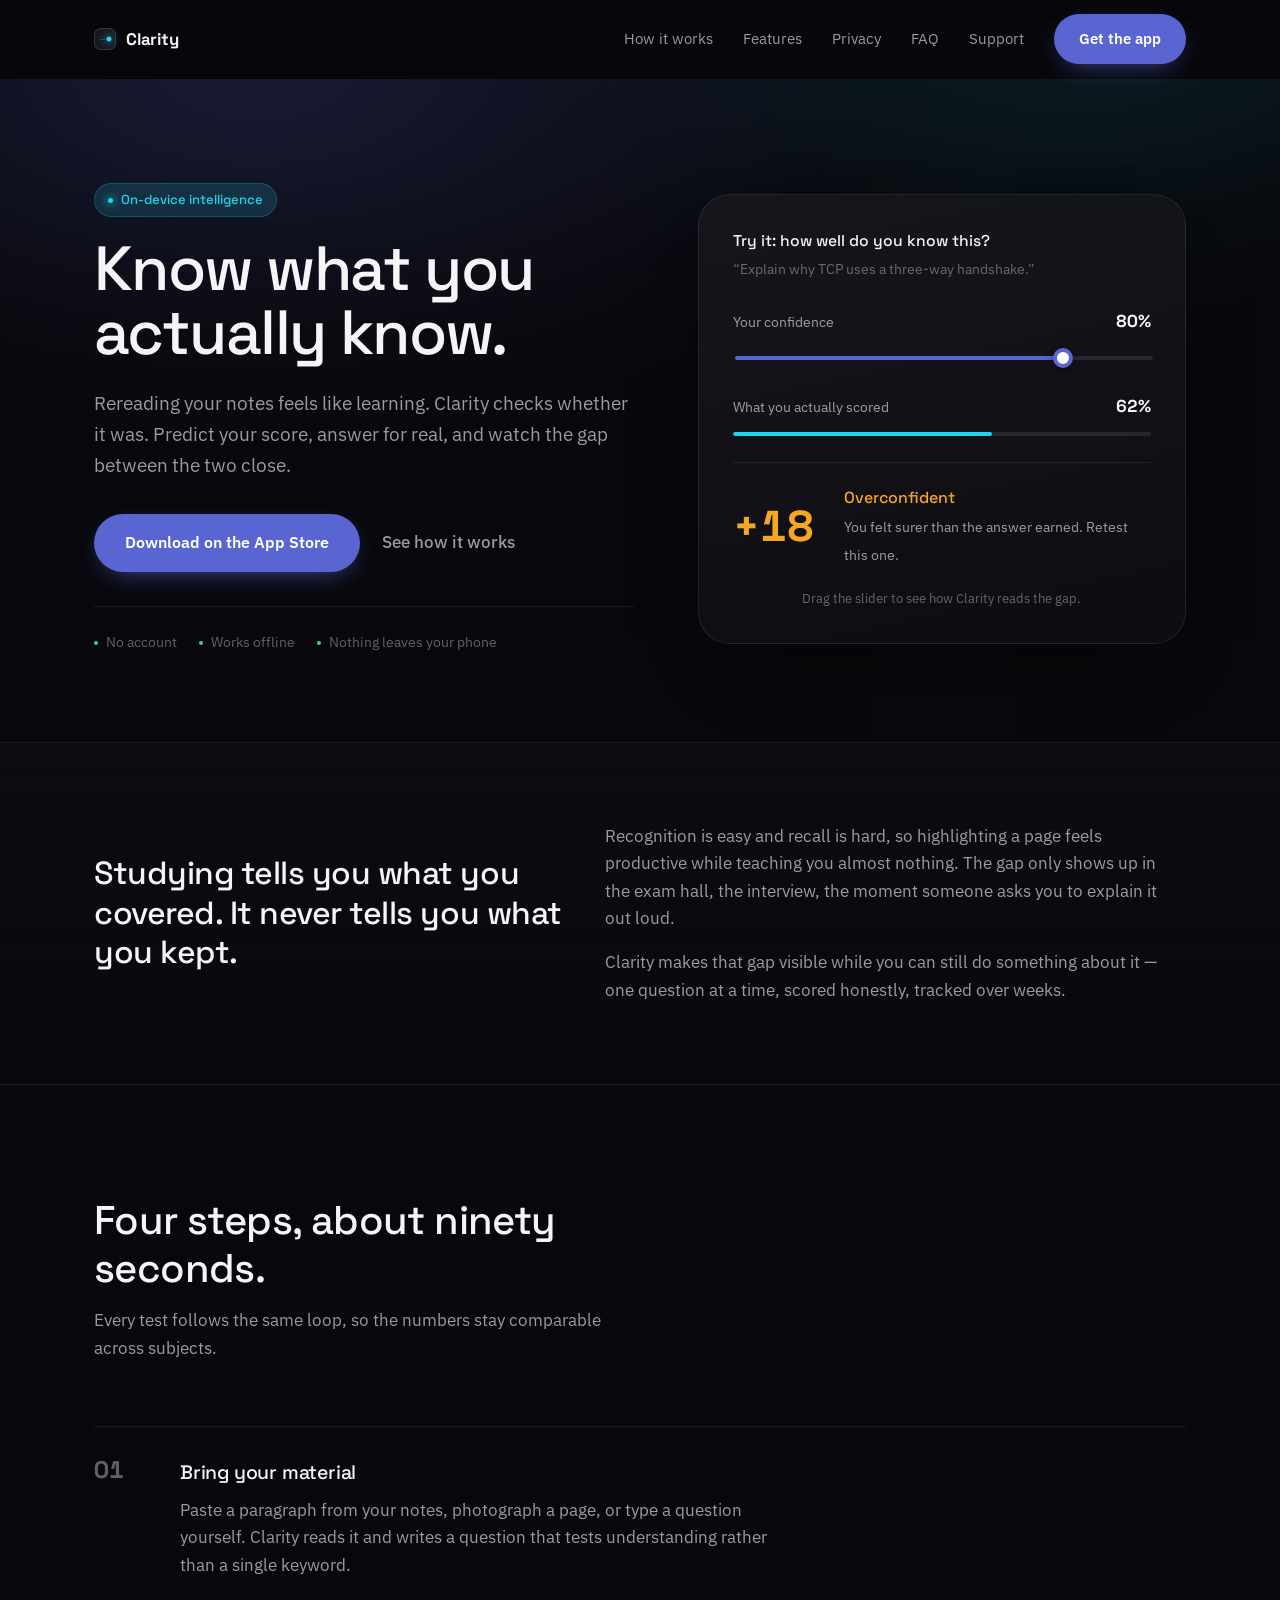
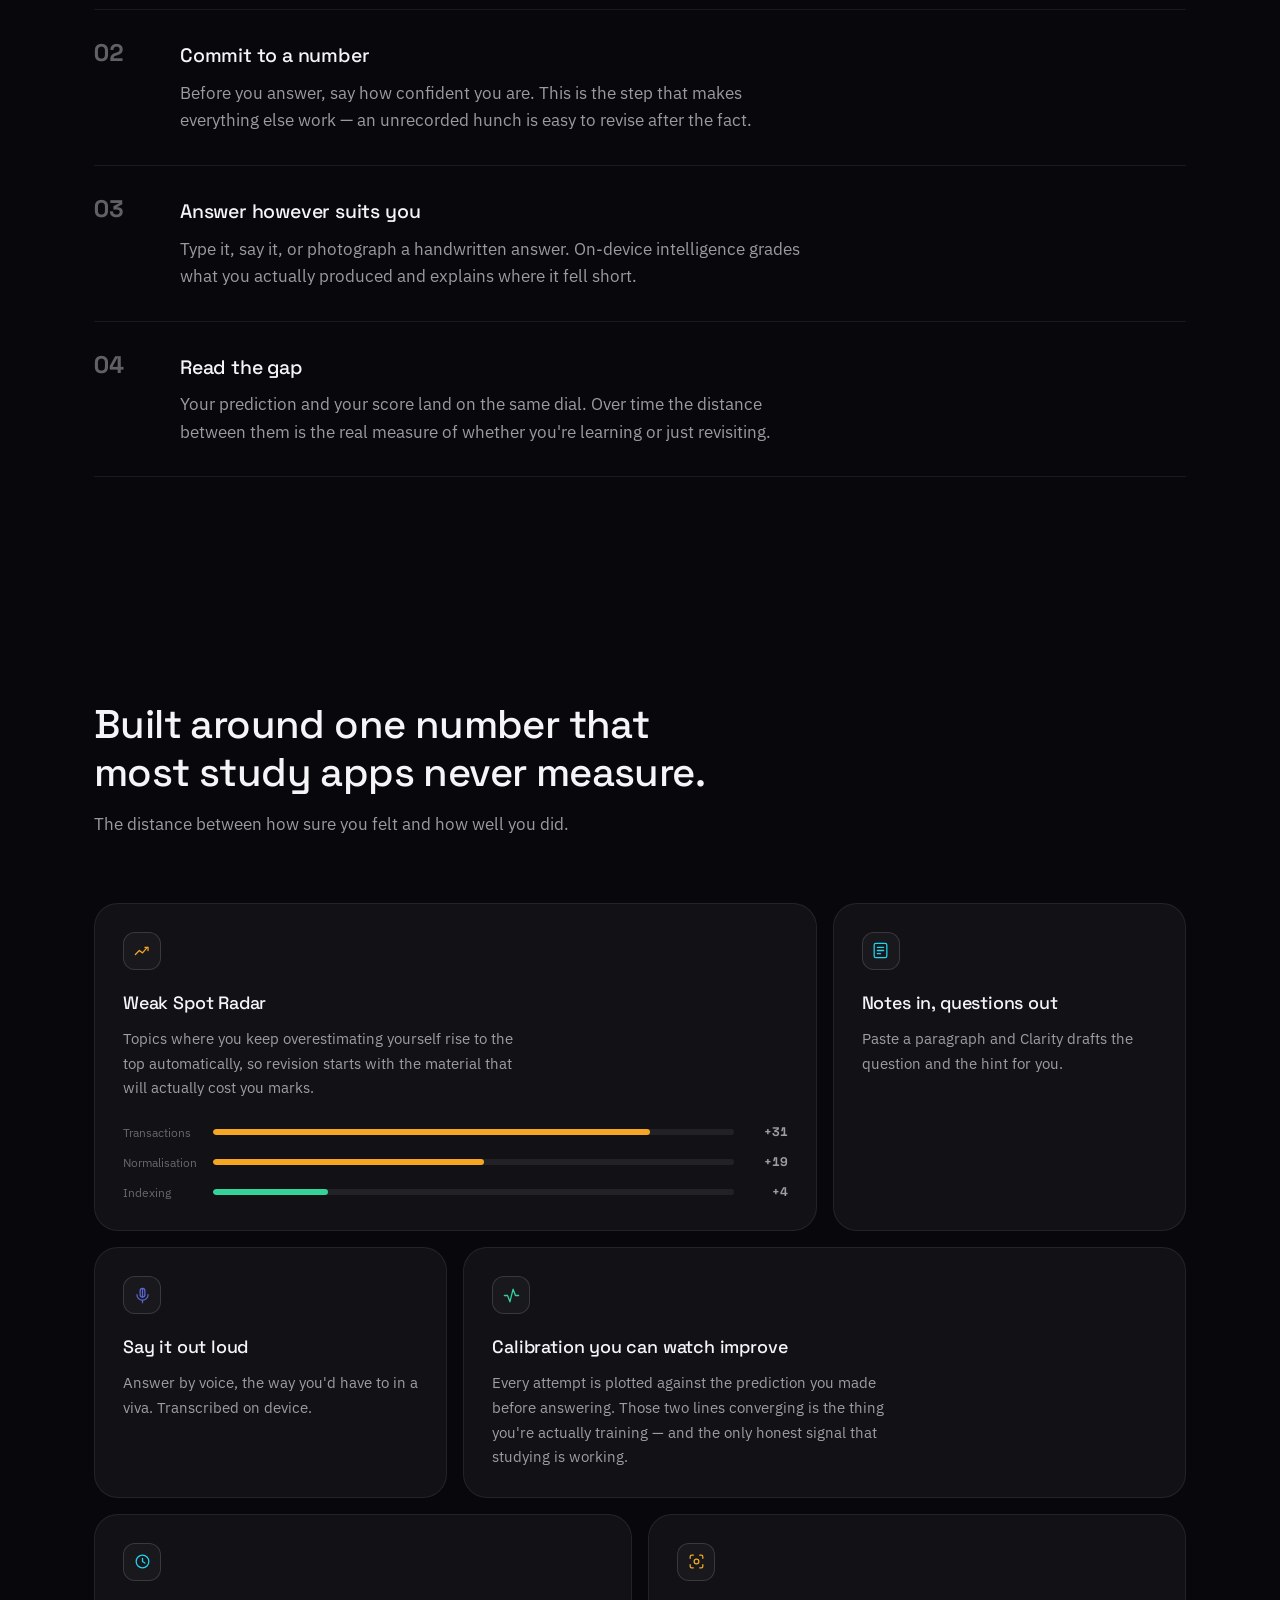
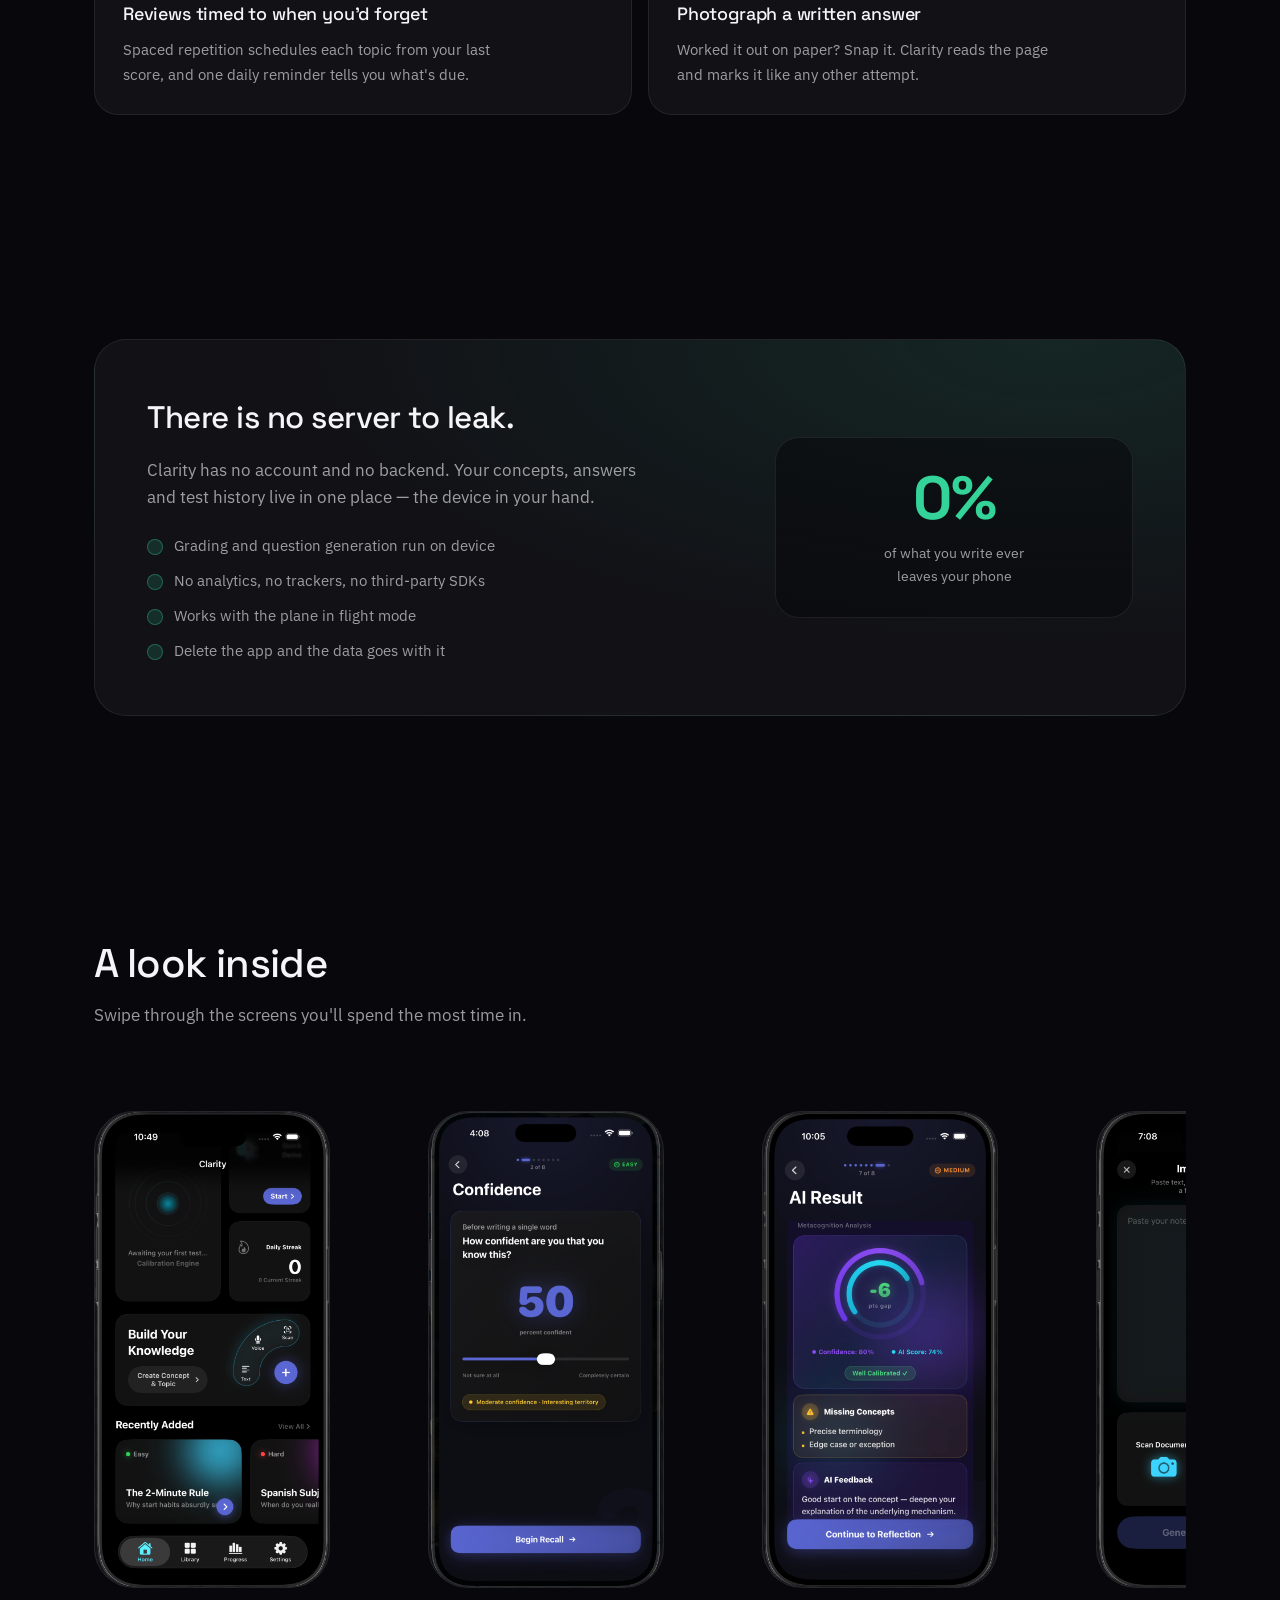
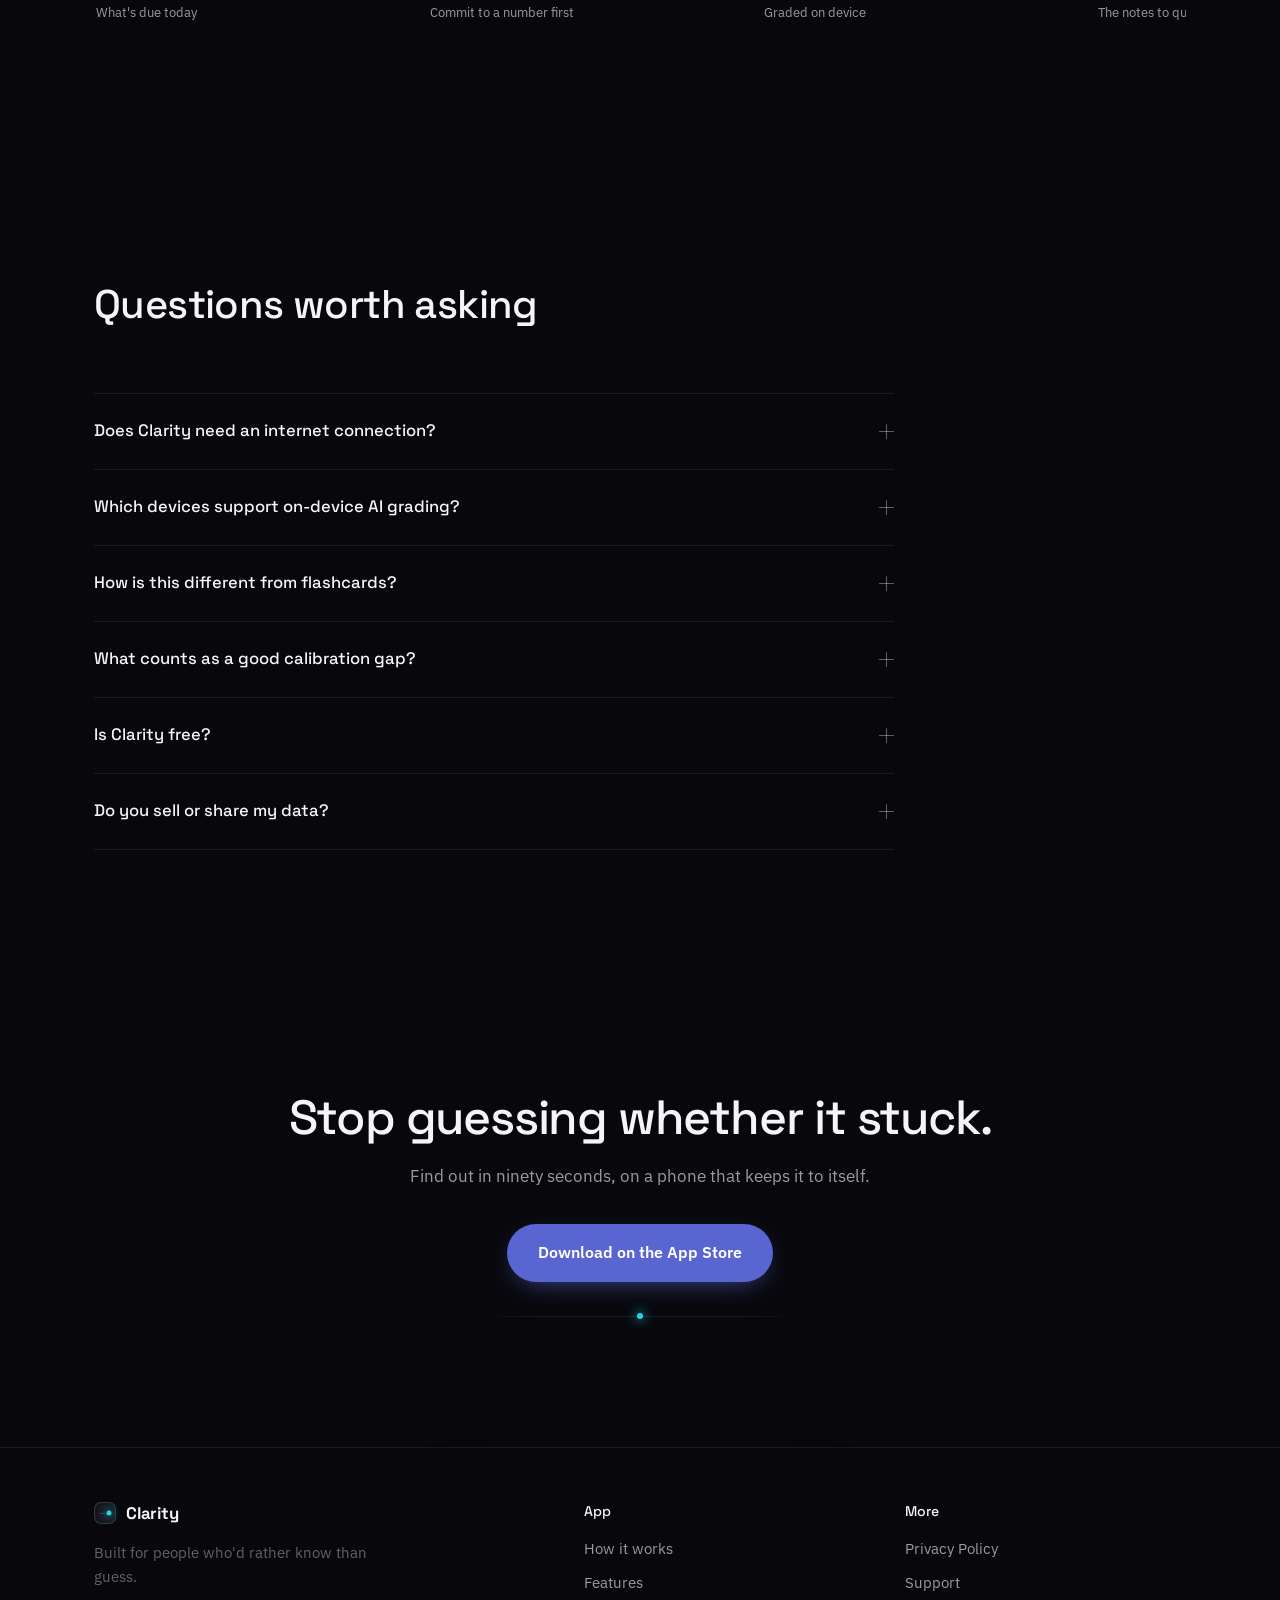
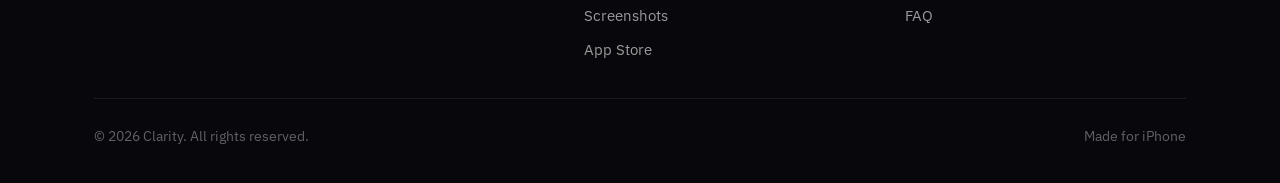
<file: index.html>
<!DOCTYPE html>
<html lang="en">
<head>
  <meta charset="UTF-8" />
  <meta name="viewport" content="width=device-width, initial-scale=1.0" />
  <title>Clarity — Know what you actually know</title>
  <meta
    name="description"
    content="Clarity turns your notes into AI-graded self-tests, on your device. See the real gap between how confident you are and what you've actually retained."
  />
  <meta name="theme-color" content="#08080c" />

  <meta property="og:title" content="Clarity — Know what you actually know" />
  <meta
    property="og:description"
    content="AI-graded self-testing with confidence calibration. Everything runs on your device."
  />
  <meta property="og:image" content="/assets/og-image.png" />
  <meta property="og:type" content="website" />
  <meta name="twitter:card" content="summary_large_image" />

  <link rel="preconnect" href="https://fonts.googleapis.com" />
  <link rel="preconnect" href="https://fonts.gstatic.com" crossorigin />
  <link
    href="https://fonts.googleapis.com/css2?family=Space+Grotesk:wght@500;700&family=IBM+Plex+Sans:wght@400;500;600&display=swap"
    rel="stylesheet"
  />
  <link rel="stylesheet" href="css/styles.css" />
</head>
<body>

  <header class="nav">
    <div class="wrap">
      <a href="index.html" class="nav-logo">
        <span class="logo-mark" aria-hidden="true"></span>
        Clarity
      </a>

      <nav class="nav-links" id="navLinks">
        <a href="#how">How it works</a>
        <a href="#features">Features</a>
        <a href="#privacy">Privacy</a>
        <a href="#faq">FAQ</a>
        <a href="support.html">Support</a>
        <a href="#" class="btn btn-primary">Get the app</a>
      </nav>

      <button class="nav-toggle" aria-label="Open menu" aria-expanded="false" aria-controls="navLinks">
        <span></span>
      </button>
    </div>
  </header>

  <main>

    <!-- ============ HERO ============ -->
    <section class="hero">
      <div class="wrap hero-grid">

        <div>
          <span class="tag">On-device intelligence</span>

          <h1>Know what you actually know.</h1>

          <p class="lede">
            Rereading your notes feels like learning. Clarity checks whether it
            was. Predict your score, answer for real, and watch the gap between
            the two close.
          </p>

          <div class="hero-ctas">
            <a href="#" class="btn btn-primary btn-lg">Download on the App Store</a>
            <a href="#how" class="link-quiet">See how it works</a>
          </div>

          <div class="hero-proof">
            <span>No account</span>
            <span>Works offline</span>
            <span>Nothing leaves your phone</span>
          </div>
        </div>

        <!-- The gauge: a working miniature of the app's core screen -->
        <div class="gauge" data-reveal>
          <p class="gauge-title">Try it: how well do you know this?</p>
          <p class="gauge-sub">“Explain why TCP uses a three-way handshake.”</p>

          <div class="gauge-row">
            <div class="gauge-label">
              <label for="confidence">Your confidence</label>
              <span class="gauge-value" id="confidenceOut">80%</span>
            </div>
            <input
              type="range"
              id="confidence"
              class="gauge-slider"
              min="0" max="100" value="80" step="1"
              aria-describedby="verdictText"
            />
          </div>

          <div class="gauge-row">
            <div class="gauge-label">
              <span>What you actually scored</span>
              <span class="gauge-value" id="scoreOut">62%</span>
            </div>
            <div class="gauge-bar"><i id="scoreBar"></i></div>
          </div>

          <div class="gauge-verdict">
            <div class="gauge-gap" id="gapOut">+18</div>
            <div class="gauge-verdict-copy">
              <strong id="zoneLabel">Overconfident</strong>
              <span id="verdictText">You felt surer than the answer earned. Retest this one.</span>
            </div>
          </div>

          <p class="gauge-hint">Drag the slider to see how Clarity reads the gap.</p>
        </div>

      </div>
    </section>

    <!-- ============ STAKES ============ -->
    <section class="stakes">
      <div class="wrap stakes-grid">
        <h2>Studying tells you what you covered. It never tells you what you kept.</h2>
        <div>
          <p>
            Recognition is easy and recall is hard, so highlighting a page feels
            productive while teaching you almost nothing. The gap only shows up
            in the exam hall, the interview, the moment someone asks you to
            explain it out loud.
          </p>
          <p>
            Clarity makes that gap visible while you can still do something
            about it — one question at a time, scored honestly, tracked over
            weeks.
          </p>
        </div>
      </div>
    </section>

    <!-- ============ HOW IT WORKS ============ -->
    <section class="section" id="how">
      <div class="wrap">
        <div class="section-head">
          <h2>Four steps, about ninety seconds.</h2>
          <p>Every test follows the same loop, so the numbers stay comparable across subjects.</p>
        </div>

        <div class="steps">
          <article class="step" data-reveal>
            <div class="step-num" aria-hidden="true"></div>
            <div>
              <h3>Bring your material</h3>
              <p>Paste a paragraph from your notes, photograph a page, or type a question yourself. Clarity reads it and writes a question that tests understanding rather than a single keyword.</p>
            </div>
          </article>

          <article class="step" data-reveal>
            <div class="step-num" aria-hidden="true"></div>
            <div>
              <h3>Commit to a number</h3>
              <p>Before you answer, say how confident you are. This is the step that makes everything else work — an unrecorded hunch is easy to revise after the fact.</p>
            </div>
          </article>

          <article class="step" data-reveal>
            <div class="step-num" aria-hidden="true"></div>
            <div>
              <h3>Answer however suits you</h3>
              <p>Type it, say it, or photograph a handwritten answer. On-device intelligence grades what you actually produced and explains where it fell short.</p>
            </div>
          </article>

          <article class="step" data-reveal>
            <div class="step-num" aria-hidden="true"></div>
            <div>
              <h3>Read the gap</h3>
              <p>Your prediction and your score land on the same dial. Over time the distance between them is the real measure of whether you're learning or just revisiting.</p>
            </div>
          </article>
        </div>
      </div>
    </section>

    <!-- ============ FEATURES (bento) ============ -->
    <section class="section" id="features">
      <div class="wrap">
        <div class="section-head">
          <h2>Built around one number that most study apps never measure.</h2>
          <p>The distance between how sure you felt and how well you did.</p>
        </div>

        <div class="bento">

          <article class="tile tile-hero" data-reveal>
            <div class="tile-icon" style="--accent: var(--warn)">
              <svg viewBox="0 0 24 24" stroke-linecap="round" stroke-linejoin="round">
                <path d="M3 17l5-5 4 3 6-7" />
                <path d="M15 8h4v4" />
              </svg>
            </div>
            <h3>Weak Spot Radar</h3>
            <p>Topics where you keep overestimating yourself rise to the top automatically, so revision starts with the material that will actually cost you marks.</p>

            <div class="tile-viz" aria-hidden="true">
              <div class="viz-row">
                <span>Transactions</span>
                <div class="viz-track"><i style="--w: 84%; --c: var(--warn)"></i></div>
                <span class="viz-num">+31</span>
              </div>
              <div class="viz-row">
                <span>Normalisation</span>
                <div class="viz-track"><i style="--w: 52%; --c: var(--warn)"></i></div>
                <span class="viz-num">+19</span>
              </div>
              <div class="viz-row">
                <span>Indexing</span>
                <div class="viz-track"><i style="--w: 22%; --c: var(--success)"></i></div>
                <span class="viz-num">+4</span>
              </div>
            </div>
          </article>

          <article class="tile tile-2" data-reveal>
            <div class="tile-icon">
              <svg viewBox="0 0 24 24" stroke-linecap="round" stroke-linejoin="round">
                <rect x="4" y="3" width="16" height="18" rx="2" />
                <path d="M8 8h8M8 12h8M8 16h4" />
              </svg>
            </div>
            <h3>Notes in, questions out</h3>
            <p>Paste a paragraph and Clarity drafts the question and the hint for you.</p>
          </article>

          <article class="tile tile-2" data-reveal>
            <div class="tile-icon" style="--accent: var(--indigo)">
              <svg viewBox="0 0 24 24" stroke-linecap="round" stroke-linejoin="round">
                <path d="M12 3v11" />
                <rect x="9" y="3" width="6" height="11" rx="3" />
                <path d="M5 11a7 7 0 0 0 14 0M12 18v3" />
              </svg>
            </div>
            <h3>Say it out loud</h3>
            <p>Answer by voice, the way you'd have to in a viva. Transcribed on device.</p>
          </article>

          <article class="tile tile-4" data-reveal>
            <div class="tile-icon" style="--accent: var(--success)">
              <svg viewBox="0 0 24 24" stroke-linecap="round" stroke-linejoin="round">
                <path d="M3 12h4l3 8 4-16 3 8h4" />
              </svg>
            </div>
            <h3>Calibration you can watch improve</h3>
            <p>Every attempt is plotted against the prediction you made before answering. Those two lines converging is the thing you're actually training — and the only honest signal that studying is working.</p>
          </article>

          <article class="tile tile-3" data-reveal>
            <div class="tile-icon" style="--accent: var(--cyan)">
              <svg viewBox="0 0 24 24" stroke-linecap="round" stroke-linejoin="round">
                <circle cx="12" cy="12" r="8" />
                <path d="M12 8v4l3 2" />
              </svg>
            </div>
            <h3>Reviews timed to when you'd forget</h3>
            <p>Spaced repetition schedules each topic from your last score, and one daily reminder tells you what's due.</p>
          </article>

          <article class="tile tile-3" data-reveal>
            <div class="tile-icon" style="--accent: var(--warn)">
              <svg viewBox="0 0 24 24" stroke-linecap="round" stroke-linejoin="round">
                <path d="M4 8V6a2 2 0 0 1 2-2h2M16 4h2a2 2 0 0 1 2 2v2M20 16v2a2 2 0 0 1-2 2h-2M8 20H6a2 2 0 0 1-2-2v-2" />
                <circle cx="12" cy="12" r="3" />
              </svg>
            </div>
            <h3>Photograph a written answer</h3>
            <p>Worked it out on paper? Snap it. Clarity reads the page and marks it like any other attempt.</p>
          </article>

        </div>
      </div>
    </section>

    <!-- ============ PRIVACY ============ -->
    <section class="section" id="privacy">
      <div class="wrap">
        <div class="callout-box" data-reveal>
          <div>
            <h2>There is no server to leak.</h2>
            <p>
              Clarity has no account and no backend. Your concepts, answers and
              test history live in one place — the device in your hand.
            </p>
            <ul class="callout-list">
              <li>Grading and question generation run on device</li>
              <li>No analytics, no trackers, no third-party SDKs</li>
              <li>Works with the plane in flight mode</li>
              <li>Delete the app and the data goes with it</li>
            </ul>
          </div>
          <div class="callout-stat">
            <b>0%</b>
            <span>of what you write ever leaves your phone</span>
          </div>
        </div>
      </div>
    </section>

    <!-- ============ SCREENSHOTS — SLOTS LEFT EMPTY ============ -->
    <!--
      TO ADD YOUR SCREENSHOTS:
      Drop the PNGs into assets/screenshots/, then inside each
      .shot-frame replace the <div class="slot-note">…</div> with:

        <img src="assets/screenshots/YOUR-FILE.png" alt="Describe the screen">

      Add or remove .shot blocks freely — the row scrolls horizontally.
    -->
    <section class="section showcase" id="screens">
      <div class="wrap">
        <div class="section-head">
          <h2>A look inside</h2>
          <p>Swipe through the screens you'll spend the most time in.</p>
        </div>

        <div class="showcase-track">

          <figure class="shot">
            <div class="shot-frame">
              <img src="assets/screenshots/home.png" alt="Clarity home screen showing topics due today">
            </div>
            <figcaption class="shot-caption">What's due today</figcaption>
          </figure>

          <figure class="shot">
            <div class="shot-frame">
              <img src="assets/screenshots/Confidence.png" alt="Commit to a number first">
            </div>
            <figcaption class="shot-caption">Commit to a number first</figcaption>
          </figure>

          <figure class="shot">
            <div class="shot-frame">
              <img src="assets/screenshots/result.png" alt="Graded on device">
            </div>
            <figcaption class="shot-caption">Graded on device</figcaption>
          </figure>

          <figure class="shot">
            <div class="shot-frame">
              <img src="assets/screenshots/notes.png" alt="The notes to quick questions">
            </div>
            <figcaption class="shot-caption">The notes to quick questions</figcaption>
          </figure>

          <figure class="shot">
            <div class="shot-frame">
              <img src="assets/screenshots/progress.png" alt="Weeks of calibration">
            </div>
            <figcaption class="shot-caption">Weeks of calibration</figcaption>
          </figure>

          <figure class="shot">
            <div class="shot-frame">
              <img src="assets/screenshots/library.png" alt="Every concept in one place">
            </div>
            <figcaption class="shot-caption">Every concept in one place</figcaption>
          </figure>

        </div>
      </div>
    </section>

    <!-- ============ FAQ ============ -->
    <section class="section" id="faq">
      <div class="wrap">
        <div class="section-head">
          <h2>Questions worth asking</h2>
        </div>

        <div class="faq-list">

          <div class="faq-item">
            <button class="faq-question" aria-expanded="false">
              Does Clarity need an internet connection?
              <span class="icon" aria-hidden="true"></span>
            </button>
            <div class="faq-answer">
              <p>No. Grading, question generation and speech transcription all run on device, so the app works fully offline.</p>
            </div>
          </div>

          <div class="faq-item">
            <button class="faq-question" aria-expanded="false">
              Which devices support on-device AI grading?
              <span class="icon" aria-hidden="true"></span>
            </button>
            <div class="faq-answer">
              <p>Grading uses Apple's on-device intelligence, which needs a recent iPhone and a supported iOS version. On other devices Clarity falls back to a simpler local grader — every other feature works the same.</p>
            </div>
          </div>

          <div class="faq-item">
            <button class="faq-question" aria-expanded="false">
              How is this different from flashcards?
              <span class="icon" aria-hidden="true"></span>
            </button>
            <div class="faq-answer">
              <p>Flashcards ask whether you got it right. Clarity also asks whether you knew you would. Grading your own recall as “easy” or “hard” after seeing the answer is exactly where the illusion of competence hides, so Clarity records your prediction before you answer and scores the answer independently.</p>
            </div>
          </div>

          <div class="faq-item">
            <button class="faq-question" aria-expanded="false">
              What counts as a good calibration gap?
              <span class="icon" aria-hidden="true"></span>
            </button>
            <div class="faq-answer">
              <p>Within ten points either way is well calibrated. Predicting far above your score means you're overconfident on that topic; far below means you know more than you're giving yourself credit for. Both are useful, and both narrow with practice.</p>
            </div>
          </div>

          <div class="faq-item">
            <button class="faq-question" aria-expanded="false">
              Is Clarity free?
              <span class="icon" aria-hidden="true"></span>
            </button>
            <div class="faq-answer">
              <p>Check the App Store listing for current pricing.</p>
            </div>
          </div>

          <div class="faq-item">
            <button class="faq-question" aria-expanded="false">
              Do you sell or share my data?
              <span class="icon" aria-hidden="true"></span>
            </button>
            <div class="faq-answer">
              <p>There's nothing to sell. Clarity has no server, so your data never reaches us in the first place. The <a href="privacy.html">Privacy Policy</a> spells out the details.</p>
            </div>
          </div>

        </div>
      </div>
    </section>

    <!-- ============ CLOSER ============ -->
    <section class="closer">
      <div class="wrap">
        <h2>Stop guessing whether it stuck.</h2>
        <p>Find out in ninety seconds, on a phone that keeps it to itself.</p>
        <a href="#" class="btn btn-primary btn-lg">Download on the App Store</a>
        <div class="calibration-line" style="--marker: 50%"></div>
      </div>
    </section>

  </main>

  <footer class="site-footer">
    <div class="wrap">
      <div class="footer-grid">
        <div class="footer-brand">
          <a href="index.html" class="nav-logo">
            <span class="logo-mark" aria-hidden="true"></span>
            Clarity
          </a>
          <p>Built for people who'd rather know than guess.</p>
        </div>

        <div class="footer-col">
          <h4>App</h4>
          <ul>
            <li><a href="#how">How it works</a></li>
            <li><a href="#features">Features</a></li>
            <li><a href="#screens">Screenshots</a></li>
            <li><a href="#">App Store</a></li>
          </ul>
        </div>

        <div class="footer-col">
          <h4>More</h4>
          <ul>
            <li><a href="privacy.html">Privacy Policy</a></li>
            <li><a href="support.html">Support</a></li>
            <li><a href="#faq">FAQ</a></li>
          </ul>
        </div>
      </div>

      <div class="footer-base">
        <span>&copy; <span id="year">2026</span> Clarity. All rights reserved.</span>
        <span>Made for iPhone</span>
      </div>
    </div>
  </footer>

  <script src="js/main.js"></script>
</body>
</html>
</file>
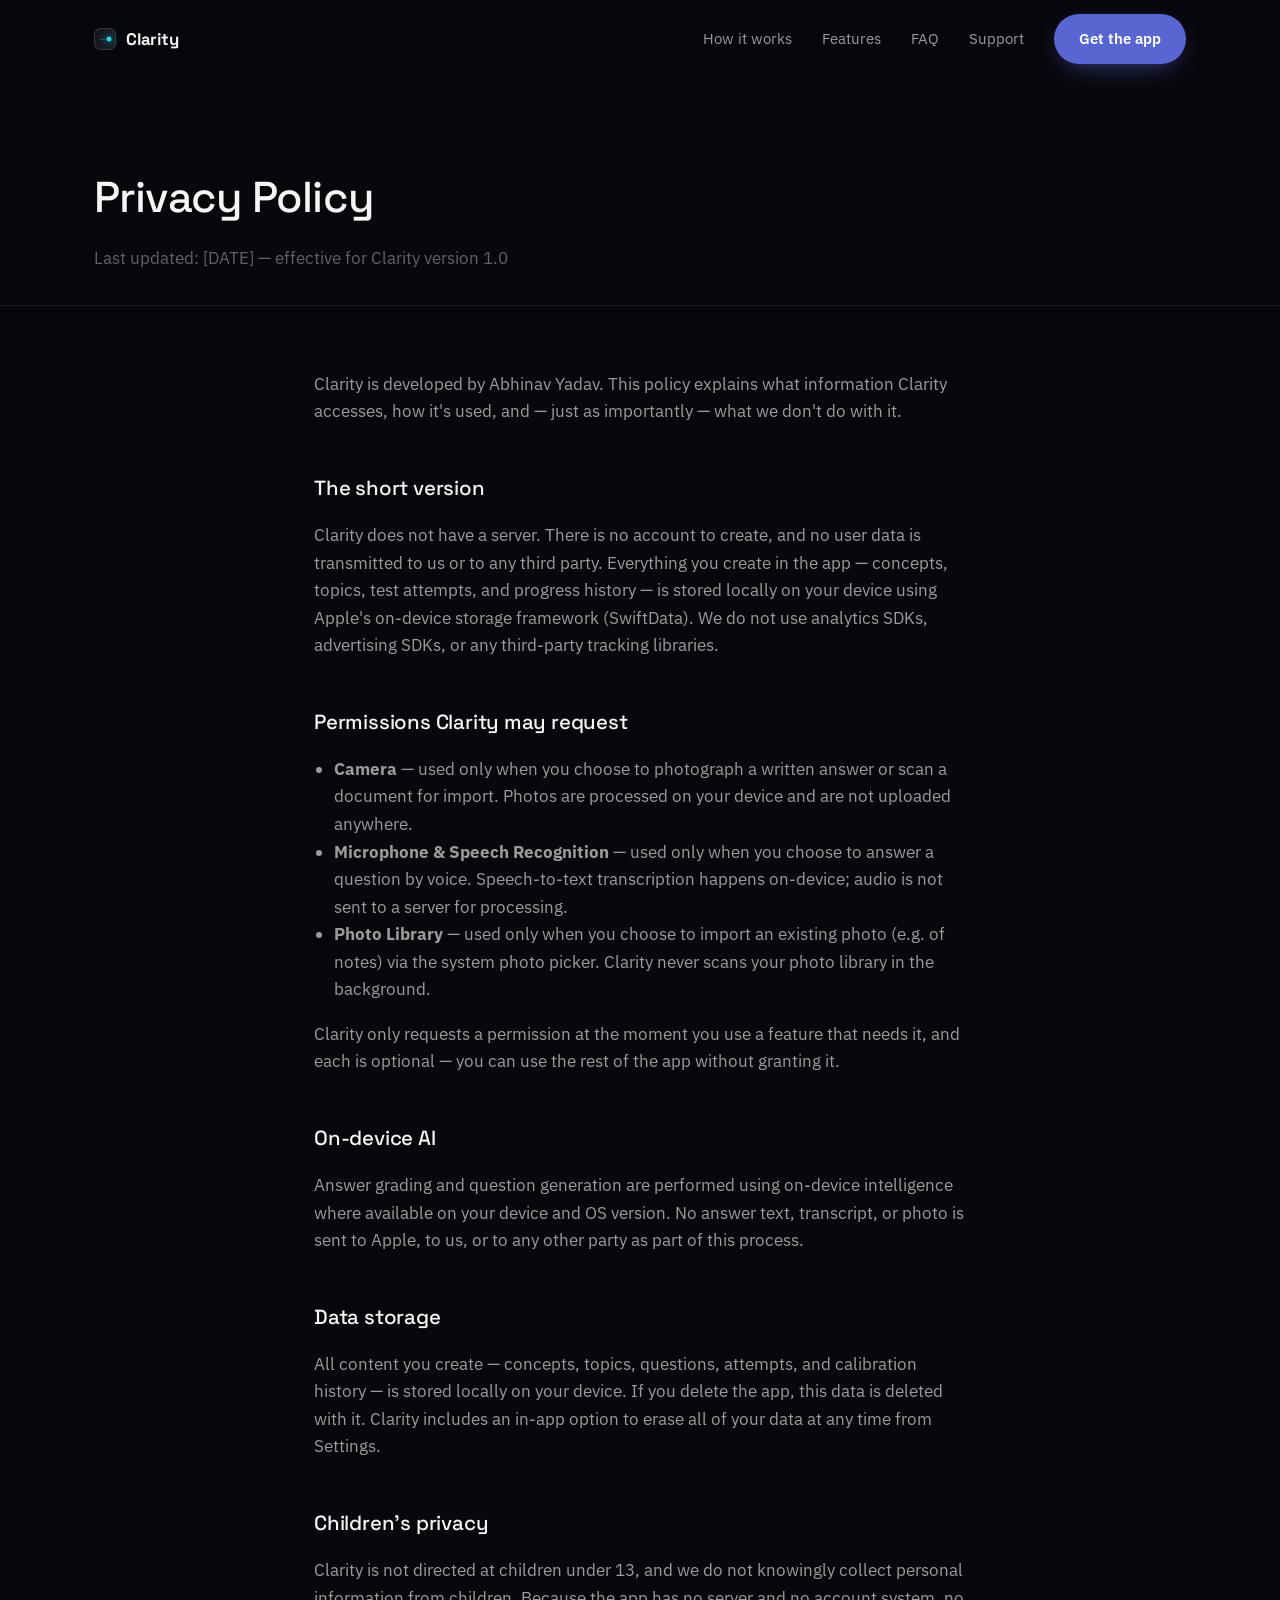
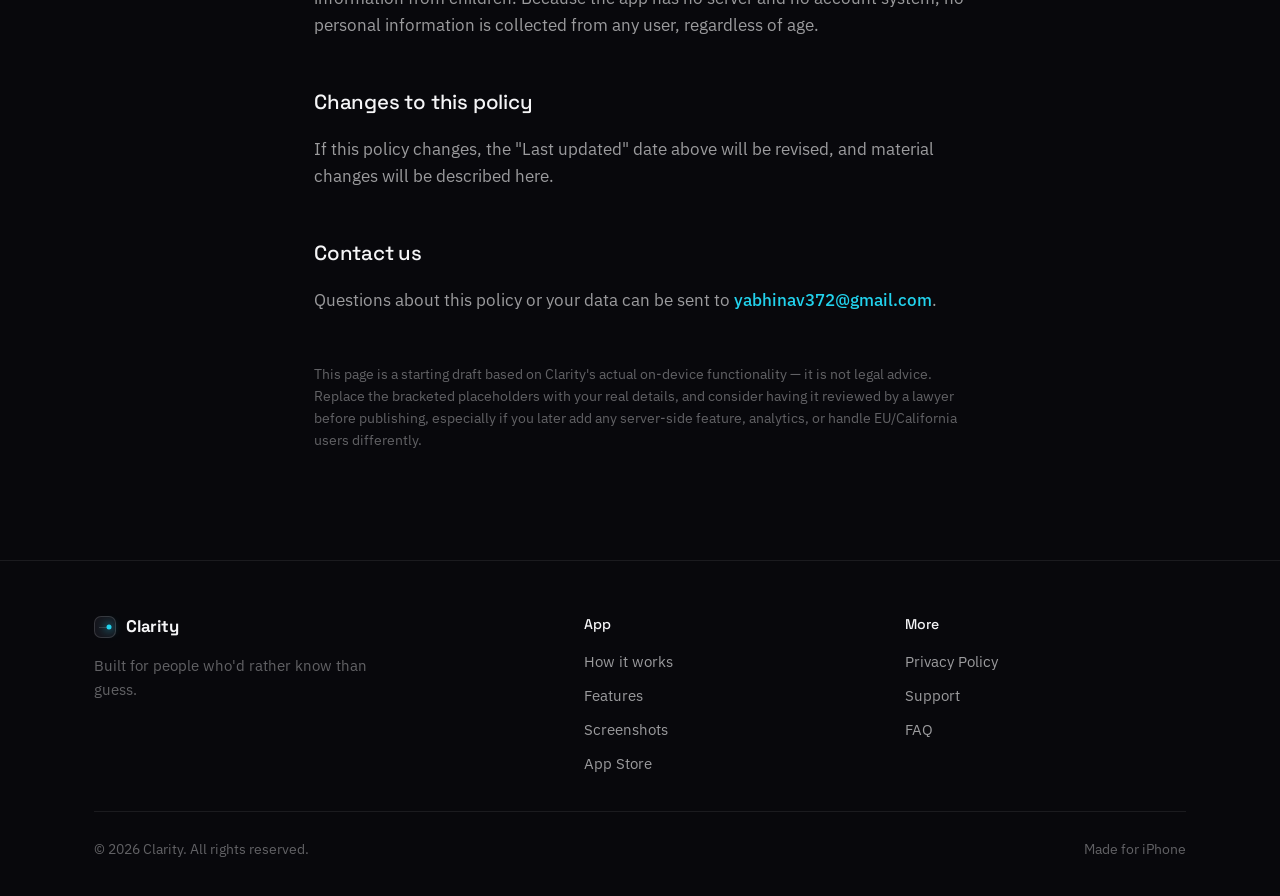
<file: privacy.html>
<!DOCTYPE html>
<html lang="en">
<head>
  <meta charset="UTF-8" />
  <meta name="viewport" content="width=device-width, initial-scale=1.0" />
  <title>Privacy Policy  Clarity</title>
  <meta name="description" content="Clarity's privacy policy: what data the app accesses, why, and where it's stored." />
  <meta name="theme-color" content="#08080c" />
  <link rel="preconnect" href="https://fonts.googleapis.com" />
  <link rel="preconnect" href="https://fonts.gstatic.com" crossorigin />
  <link
    href="https://fonts.googleapis.com/css2?family=Space+Grotesk:wght@500;700&family=IBM+Plex+Sans:wght@400;500;600&display=swap"
    rel="stylesheet"
  />
  <link rel="stylesheet" href="css/styles.css" />
</head>
<body>

  <header class="nav">
    <div class="wrap">
      <a href="index.html" class="nav-logo">
        <span class="logo-mark" aria-hidden="true"></span>
        Clarity
      </a>

      <nav class="nav-links" id="navLinks">
        <a href="index.html#how">How it works</a>
        <a href="index.html#features">Features</a>
        <a href="index.html#faq">FAQ</a>
        <a href="support.html">Support</a>
        <a href="#" class="btn btn-primary">Get the app</a>
      </nav>

      <button class="nav-toggle" aria-label="Open menu" aria-expanded="false" aria-controls="navLinks">
        <span></span>
      </button>
    </div>
  </header>

  <section class="page-header">
    <div class="wrap">
      <h1>Privacy Policy</h1>
      <p>Last updated: [DATE] — effective for Clarity version 1.0</p>
    </div>
  </section>

  <article class="page-content wrap">
    <p>
      Clarity is developed by Abhinav Yadav. This policy explains what information Clarity accesses, how
      it's used, and — just as importantly — what we don't do with it.
    </p>

    <h2>The short version</h2>
    <p>
      Clarity does not have a server. There is no account to create, and
      no user data is transmitted to us or to any third party. Everything
      you create in the app — concepts, topics, test attempts, and
      progress history — is stored locally on your device using Apple's
      on-device storage framework (SwiftData). We do not use analytics
      SDKs, advertising SDKs, or any third-party tracking libraries.
    </p>

    <h2>Permissions Clarity may request</h2>
    <ul>
      <li>
        <strong>Camera</strong> — used only when you choose to photograph
        a written answer or scan a document for import. Photos are
        processed on your device and are not uploaded anywhere.
      </li>
      <li>
        <strong>Microphone &amp; Speech Recognition</strong> — used only
        when you choose to answer a question by voice. Speech-to-text
        transcription happens on-device; audio is not sent to a server
        for processing.
      </li>
      <li>
        <strong>Photo Library</strong> — used only when you choose to
        import an existing photo (e.g. of notes) via the system photo
        picker. Clarity never scans your photo library in the background.
      </li>
    </ul>
    <p>
      Clarity only requests a permission at the moment you use a feature
      that needs it, and each is optional — you can use the rest of the
      app without granting it.
    </p>

    <h2>On-device AI</h2>
    <p>
      Answer grading and question generation are performed using
      on-device intelligence where available on your device and OS
      version. No answer text, transcript, or photo is sent to Apple,
      to us, or to any other party as part of this process.
    </p>

    <h2>Data storage</h2>
    <p>
      All content you create — concepts, topics, questions, attempts, and
      calibration history — is stored locally on your device. If you
      delete the app, this data is deleted with it. Clarity includes an
      in-app option to erase all of your data at any time from Settings.
    </p>

    <h2>Children's privacy</h2>
    <p>
      Clarity is not directed at children under 13, and we do not
      knowingly collect personal information from children. Because the
      app has no server and no account system, no personal information is
      collected from any user, regardless of age.
    </p>

    <h2>Changes to this policy</h2>
    <p>
      If this policy changes, the "Last updated" date above will be
      revised, and material changes will be described here.
    </p>

    <h2>Contact us</h2>
    <p>
      Questions about this policy or your data can be sent to
      <a href="mailto:yabhinav372@gmail.com" class="link-quiet">yabhinav372@gmail.com</a>.
    </p>

    <p style="margin-top: 48px; font-size: 0.85rem; color: var(--ink-faint);">
      This page is a starting draft based on Clarity's actual on-device
      functionality — it is not legal advice. Replace the bracketed
      placeholders with your real details, and consider having it
      reviewed by a lawyer before publishing, especially if you later add
      any server-side feature, analytics, or handle EU/California users
      differently.
    </p>
  </article>

  <footer class="site-footer">
    <div class="wrap">
      <div class="footer-grid">
        <div class="footer-brand">
          <a href="index.html" class="nav-logo">
            <span class="logo-mark" aria-hidden="true"></span>
            Clarity
          </a>
          <p>Built for people who'd rather know than guess.</p>
        </div>

        <div class="footer-col">
          <h4>App</h4>
          <ul>
            <li><a href="index.html#how">How it works</a></li>
            <li><a href="index.html#features">Features</a></li>
            <li><a href="index.html#screens">Screenshots</a></li>
            <li><a href="#">App Store</a></li>
          </ul>
        </div>

        <div class="footer-col">
          <h4>More</h4>
          <ul>
            <li><a href="privacy.html">Privacy Policy</a></li>
            <li><a href="support.html">Support</a></li>
            <li><a href="index.html#faq">FAQ</a></li>
          </ul>
        </div>
      </div>

      <div class="footer-base">
        <span>&copy; <span id="year">2026</span> Clarity. All rights reserved.</span>
        <span>Made for iPhone</span>
      </div>
    </div>
  </footer>

  <script src="js/main.js"></script>
</body>
</html>
</file>
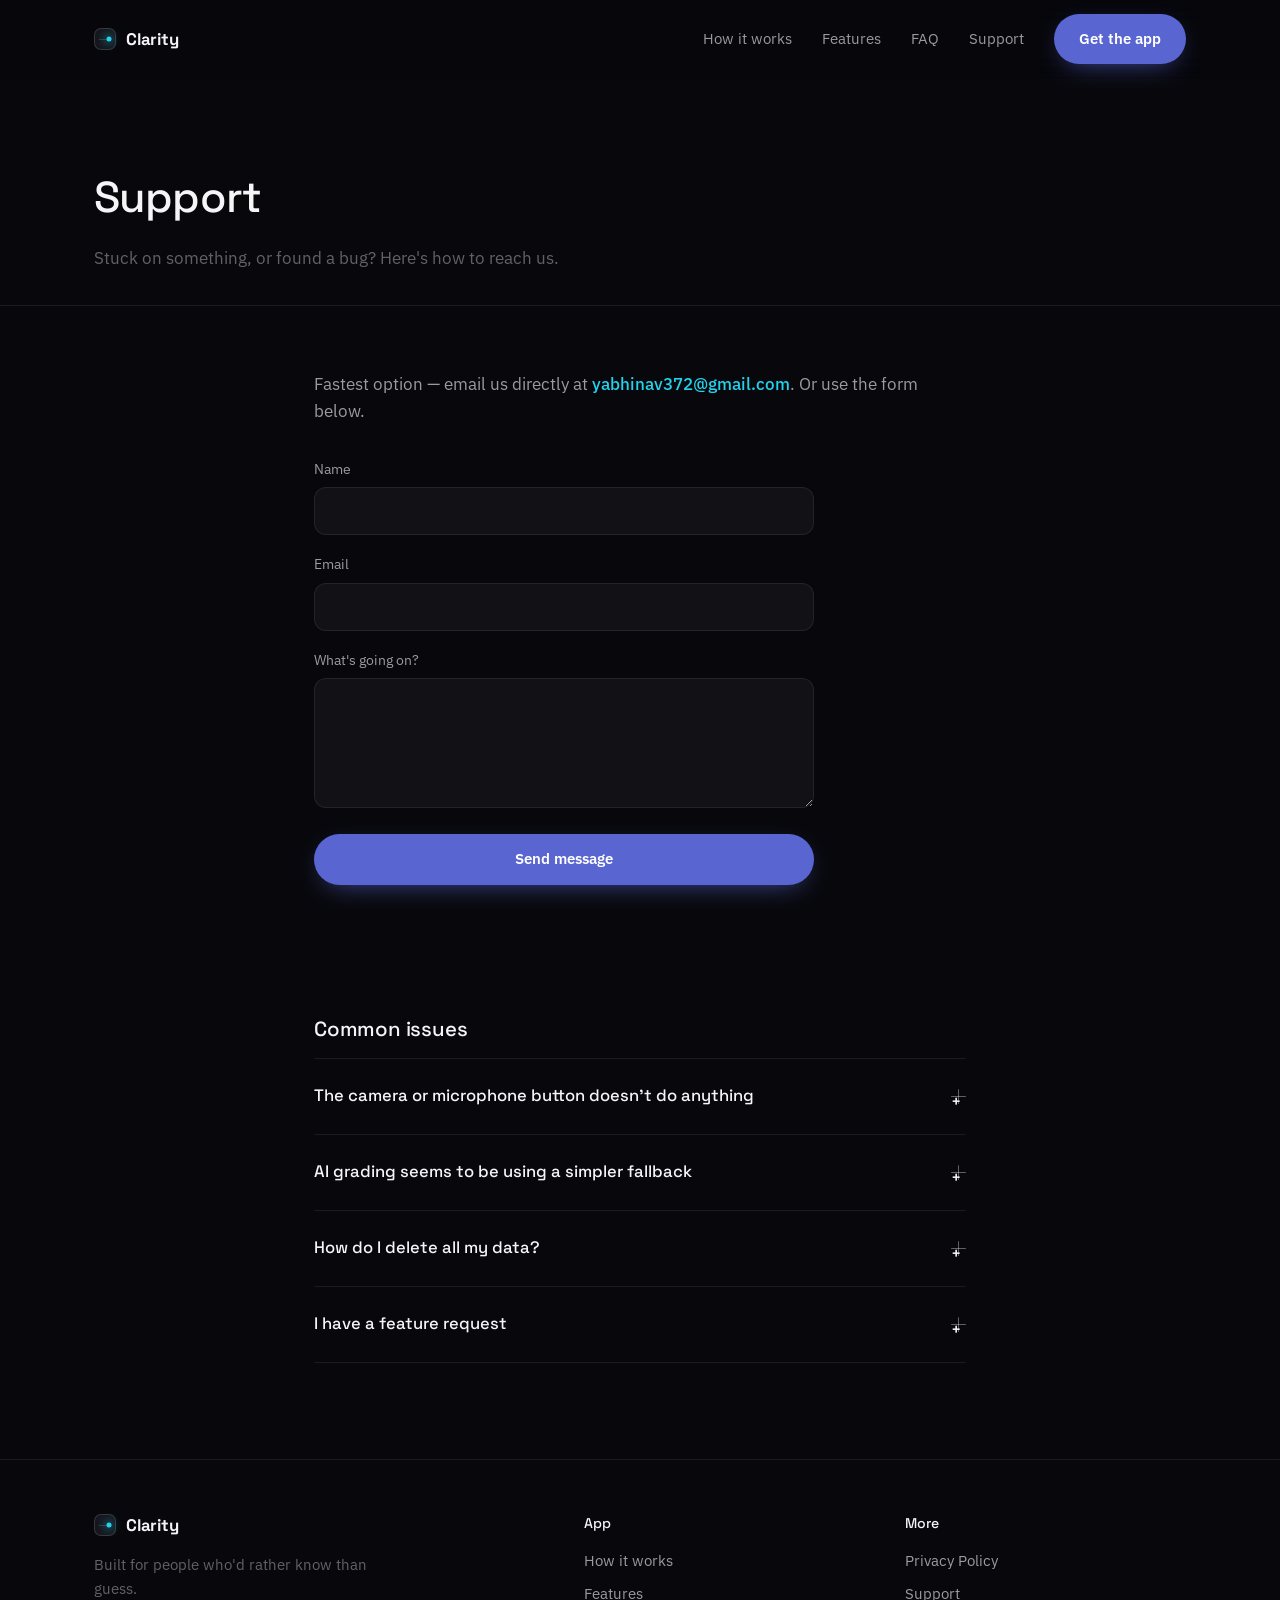
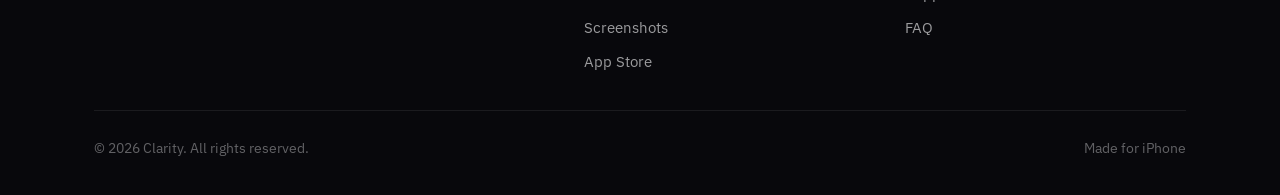
<file: support.html>
<!DOCTYPE html>
<html lang="en">
<head>
  <meta charset="UTF-8" />
  <meta name="viewport" content="width=device-width, initial-scale=1.0" />
  <title>Support — Clarity</title>
  <meta name="description" content="Get help with Clarity, or contact the developer directly." />
  <meta name="theme-color" content="#08080c" />
  <link rel="preconnect" href="https://fonts.googleapis.com" />
  <link rel="preconnect" href="https://fonts.gstatic.com" crossorigin />
  <link
    href="https://fonts.googleapis.com/css2?family=Space+Grotesk:wght@500;700&family=IBM+Plex+Sans:wght@400;500;600&display=swap"
    rel="stylesheet"
  />
  <link rel="stylesheet" href="css/styles.css" />
</head>
<body>

  <header class="nav">
    <div class="wrap">
      <a href="index.html" class="nav-logo">
        <span class="logo-mark" aria-hidden="true"></span>
        Clarity
      </a>

      <nav class="nav-links" id="navLinks">
        <a href="index.html#how">How it works</a>
        <a href="index.html#features">Features</a>
        <a href="index.html#faq">FAQ</a>
        <a href="support.html">Support</a>
        <a href="#" class="btn btn-primary">Get the app</a>
      </nav>

      <button class="nav-toggle" aria-label="Open menu" aria-expanded="false" aria-controls="navLinks">
        <span></span>
      </button>
    </div>
  </header>

  <section class="page-header">
    <div class="wrap">
      <h1>Support</h1>
      <p>Stuck on something, or found a bug? Here's how to reach us.</p>
    </div>
  </section>

  <article class="page-content wrap">
    <p>
      Fastest option — email us directly at
      <a href="mailto:yabhinav372@gmail.com" class="link-quiet">yabhinav372@gmail.com</a>.
      Or use the form below.
    </p>

    <form id="contact-form" class="contact-form">
      <div>
        <label for="name">Name</label>
        <input type="text" id="name" name="name" required />
      </div>
      <div>
        <label for="email">Email</label>
        <input type="email" id="email" name="email" required />
      </div>
      <div>
        <label for="message">What's going on?</label>
        <textarea id="message" name="message" required></textarea>
      </div>
      <button type="submit" class="btn btn-primary">Send message</button>
      <p id="form-status" class="form-status" role="status"></p>
    </form>

    <div class="support-faq">
      <h2>Common issues</h2>

      <div class="faq-item">
        <button class="faq-question" aria-expanded="false">
          The camera or microphone button doesn't do anything
          <span class="icon">+</span>
        </button>
        <div class="faq-answer">
          <p>Check that Clarity has permission under iOS Settings → Privacy & Security → Camera / Microphone. If you denied a permission previously, you'll need to enable it there — the app can't re-prompt automatically.</p>
        </div>
      </div>

      <div class="faq-item">
        <button class="faq-question" aria-expanded="false">
          AI grading seems to be using a simpler fallback
          <span class="icon">+</span>
        </button>
        <div class="faq-answer">
          <p>On-device AI grading requires a supported device and OS version. If yours doesn't support it, Clarity automatically switches to a fallback grading method so the app still works — this is expected behavior, not a bug.</p>
        </div>
      </div>

      <div class="faq-item">
        <button class="faq-question" aria-expanded="false">
          How do I delete all my data?
          <span class="icon">+</span>
        </button>
        <div class="faq-answer">
          <p>Go to Settings inside the app and choose the option to erase all data. This permanently removes every concept, topic, and test attempt stored on your device.</p>
        </div>
      </div>

      <div class="faq-item">
        <button class="faq-question" aria-expanded="false">
          I have a feature request
          <span class="icon">+</span>
        </button>
        <div class="faq-answer">
          <p>We'd love to hear it — send it through the form above or by email.</p>
        </div>
      </div>
    </div>
  </article>

  <footer class="site-footer">
    <div class="wrap">
      <div class="footer-grid">
        <div class="footer-brand">
          <a href="index.html" class="nav-logo">
            <span class="logo-mark" aria-hidden="true"></span>
            Clarity
          </a>
          <p>Built for people who'd rather know than guess.</p>
        </div>

        <div class="footer-col">
          <h4>App</h4>
          <ul>
            <li><a href="index.html#how">How it works</a></li>
            <li><a href="index.html#features">Features</a></li>
            <li><a href="index.html#screens">Screenshots</a></li>
            <li><a href="#">App Store</a></li>
          </ul>
        </div>

        <div class="footer-col">
          <h4>More</h4>
          <ul>
            <li><a href="privacy.html">Privacy Policy</a></li>
            <li><a href="support.html">Support</a></li>
            <li><a href="index.html#faq">FAQ</a></li>
          </ul>
        </div>
      </div>

      <div class="footer-base">
        <span>&copy; <span id="year">2026</span> Clarity. All rights reserved.</span>
        <span>Made for iPhone</span>
      </div>
    </div>
  </footer>

  <script src="js/main.js"></script>
</body>
</html>
</file>
<file: css/styles.css>
/* =========================================================
   Clarity — stylesheet
   Palette and typefaces carried over unchanged from v1.
   ========================================================= */

:root {
  /* Surfaces */
  --bg: #08080c;
  --surface: #111116;
  --surface-2: #16161d;
  --line: rgba(255, 255, 255, 0.08);
  --line-strong: rgba(255, 255, 255, 0.14);

  /* Brand */
  --cyan: #22d3ee;
  --cyan-soft: rgba(34, 211, 238, 0.15);
  --indigo: #5966d1;
  --indigo-soft: rgba(89, 102, 209, 0.18);
  --warn: #f5a623;
  --warn-soft: rgba(245, 166, 35, 0.16);
  --success: #34d399;
  --success-soft: rgba(52, 211, 153, 0.15);

  /* Ink */
  --ink: #f5f5f7;
  --ink-muted: rgba(245, 245, 247, 0.62);
  --ink-faint: rgba(245, 245, 247, 0.38);

  /* Type */
  --font-display: "Space Grotesk", "Segoe UI", sans-serif;
  --font-body: "IBM Plex Sans", "Segoe UI", sans-serif;

  /* Metrics */
  --max-width: 1140px;
  --r-sm: 12px;
  --r-md: 18px;
  --r-lg: 24px;
  --r-xl: 32px;
  --pill: 999px;
}

/* ---------- Reset ---------- */
*,
*::before,
*::after {
  box-sizing: border-box;
}

html {
  scroll-behavior: smooth;
  -webkit-text-size-adjust: 100%;
}

body {
  margin: 0;
  background: var(--bg);
  color: var(--ink);
  font-family: var(--font-body);
  font-size: 17px;
  line-height: 1.62;
  -webkit-font-smoothing: antialiased;
  overflow-x: hidden;
}

img {
  max-width: 100%;
  display: block;
}

a {
  color: inherit;
}

button {
  font: inherit;
}

:focus-visible {
  outline: 2px solid var(--cyan);
  outline-offset: 3px;
  border-radius: 4px;
}

::selection {
  background: rgba(34, 211, 238, 0.28);
}

.wrap {
  max-width: var(--max-width);
  margin-inline: auto;
  padding-inline: 24px;
}

.sr-only {
  position: absolute;
  width: 1px;
  height: 1px;
  padding: 0;
  margin: -1px;
  overflow: hidden;
  clip: rect(0 0 0 0);
  white-space: nowrap;
  border: 0;
}

/* =========================================================
   Navigation
   ========================================================= */
.nav {
  position: sticky;
  top: 0;
  z-index: 60;
  background: rgba(8, 8, 12, 0.72);
  backdrop-filter: saturate(160%) blur(14px);
  -webkit-backdrop-filter: saturate(160%) blur(14px);
  border-bottom: 1px solid transparent;
  transition: border-color 0.25s ease, background 0.25s ease;
}

.nav.is-stuck {
  border-bottom-color: var(--line);
  background: rgba(8, 8, 12, 0.9);
}

.nav .wrap {
  display: flex;
  align-items: center;
  justify-content: space-between;
  gap: 16px;
  padding-block: 14px;
}

.nav-logo {
  display: inline-flex;
  align-items: center;
  gap: 10px;
  font-family: var(--font-display);
  font-weight: 700;
  font-size: 1.05rem;
  letter-spacing: -0.01em;
  text-decoration: none;
}

/* Mark: a hairline with an off-centre dot — the product's own gauge */
.logo-mark {
  position: relative;
  width: 22px;
  height: 22px;
  border-radius: 7px;
  background: var(--surface-2);
  border: 1px solid var(--line-strong);
  flex: 0 0 auto;
}

.logo-mark::before {
  content: "";
  position: absolute;
  left: 4px;
  right: 4px;
  top: 50%;
  height: 1px;
  background: var(--line-strong);
}

.logo-mark::after {
  content: "";
  position: absolute;
  top: 50%;
  left: 14px;
  width: 5px;
  height: 5px;
  border-radius: var(--pill);
  background: var(--cyan);
  box-shadow: 0 0 10px 1px rgba(34, 211, 238, 0.7);
  transform: translate(-50%, -50%);
}

.nav-links {
  display: flex;
  align-items: center;
  gap: 30px;
  font-size: 0.93rem;
  color: var(--ink-muted);
}

.nav-links a {
  text-decoration: none;
  transition: color 0.18s ease;
}

.nav-links a:hover {
  color: var(--ink);
}

.nav-toggle {
  display: none;
  background: none;
  border: 1px solid var(--line);
  border-radius: 10px;
  color: var(--ink);
  width: 40px;
  height: 40px;
  cursor: pointer;
  align-items: center;
  justify-content: center;
}

.nav-toggle span {
  display: block;
  width: 17px;
  height: 1.5px;
  background: var(--ink);
  position: relative;
  transition: background 0.2s ease;
}

.nav-toggle span::before,
.nav-toggle span::after {
  content: "";
  position: absolute;
  left: 0;
  width: 17px;
  height: 1.5px;
  background: var(--ink);
  transition: transform 0.24s ease;
}

.nav-toggle span::before {
  top: -6px;
}
.nav-toggle span::after {
  top: 6px;
}

.nav-toggle[aria-expanded="true"] span {
  background: transparent;
}
.nav-toggle[aria-expanded="true"] span::before {
  transform: translateY(6px) rotate(45deg);
}
.nav-toggle[aria-expanded="true"] span::after {
  transform: translateY(-6px) rotate(-45deg);
}

@media (max-width: 800px) {
  .nav-links {
    display: none;
  }
  .nav-toggle {
    display: inline-flex;
  }
  .nav-links.open {
    display: flex;
    position: absolute;
    top: 100%;
    left: 0;
    right: 0;
    background: rgba(8, 8, 12, 0.97);
    backdrop-filter: blur(14px);
    border-bottom: 1px solid var(--line);
    flex-direction: column;
    align-items: stretch;
    gap: 4px;
    padding: 12px 24px 24px;
  }
  .nav-links.open a {
    padding-block: 12px;
    border-bottom: 1px solid var(--line);
  }
  .nav-links.open a.btn {
    margin-top: 14px;
    border-bottom: none;
    text-align: center;
  }
}

/* =========================================================
   Buttons
   ========================================================= */
.btn {
  display: inline-flex;
  align-items: center;
  justify-content: center;
  gap: 9px;
  border-radius: var(--pill);
  padding: 12px 24px;
  font-weight: 600;
  font-size: 0.94rem;
  text-decoration: none;
  border: 1px solid transparent;
  cursor: pointer;
  font-family: var(--font-body);
  transition: transform 0.18s ease, background 0.18s ease,
    border-color 0.18s ease, box-shadow 0.18s ease;
}

.btn:active {
  transform: translateY(1px);
}

.btn-primary {
  background: var(--indigo);
  color: #fff;
  box-shadow: 0 8px 28px -12px rgba(89, 102, 209, 0.9);
}

.btn-primary:hover {
  background: #6572de;
  box-shadow: 0 12px 34px -12px rgba(89, 102, 209, 1);
}

.btn-ghost {
  background: transparent;
  color: var(--ink);
  border-color: var(--line-strong);
}

.btn-ghost:hover {
  border-color: rgba(255, 255, 255, 0.28);
  background: rgba(255, 255, 255, 0.04);
}

.btn-lg {
  padding: 15px 30px;
  font-size: 1rem;
}

.link-quiet {
  text-decoration: none;
  color: var(--ink-muted);
  font-weight: 500;
  border-bottom: 1px solid transparent;
  transition: color 0.18s ease, border-color 0.18s ease;
}

.link-quiet:hover {
  color: var(--ink);
  border-bottom-color: var(--line-strong);
}

/* =========================================================
   Section scaffolding
   ========================================================= */
.section {
  padding-block: clamp(72px, 10vw, 112px);
}

.section-head {
  max-width: 62ch;
  margin-bottom: clamp(40px, 6vw, 64px);
}

.section-head h2 {
  font-family: var(--font-display);
  font-size: clamp(1.75rem, 3.4vw, 2.5rem);
  font-weight: 500;
  line-height: 1.2;
  letter-spacing: -0.015em;
  margin: 0 0 14px;
}

.section-head p {
  color: var(--ink-muted);
  margin: 0;
  max-width: 54ch;
}

.section-head.centred {
  margin-inline: auto;
  text-align: center;
}

.section-head.centred p {
  margin-inline: auto;
}

.tag {
  display: inline-flex;
  align-items: center;
  gap: 8px;
  font-family: var(--font-display);
  font-size: 0.82rem;
  font-weight: 500;
  color: var(--cyan);
  background: var(--cyan-soft);
  border: 1px solid rgba(34, 211, 238, 0.22);
  border-radius: var(--pill);
  padding: 5px 13px;
  margin-bottom: 20px;
}

.tag::before {
  content: "";
  width: 5px;
  height: 5px;
  border-radius: var(--pill);
  background: var(--cyan);
  box-shadow: 0 0 8px 1px rgba(34, 211, 238, 0.8);
}

/* =========================================================
   Calibration line — recurring motif
   ========================================================= */
.calibration-line {
  position: relative;
  height: 1px;
  width: 100%;
  background: linear-gradient(
    90deg,
    transparent 0%,
    var(--line) 18%,
    var(--line) 82%,
    transparent 100%
  );
}

.calibration-line::after {
  content: "";
  position: absolute;
  top: 50%;
  left: var(--marker, 62%);
  width: 6px;
  height: 6px;
  border-radius: var(--pill);
  background: var(--cyan);
  box-shadow: 0 0 12px 2px rgba(34, 211, 238, 0.55);
  transform: translate(-50%, -50%);
}

.rule {
  border: 0;
  height: 1px;
  background: var(--line);
  margin: 0;
}

/* =========================================================
   Hero
   ========================================================= */
.hero {
  position: relative;
  padding-block: clamp(64px, 9vw, 104px) clamp(56px, 8vw, 88px);
  overflow: hidden;
}

.hero::before {
  content: "";
  position: absolute;
  inset: -30% -10% auto -10%;
  height: 620px;
  background: radial-gradient(
      60% 70% at 25% 30%,
      rgba(89, 102, 209, 0.42) 0%,
      transparent 70%
    ),
    radial-gradient(
      50% 60% at 78% 20%,
      rgba(34, 211, 238, 0.24) 0%,
      transparent 70%
    );
  filter: blur(70px);
  opacity: 0.55;
  z-index: -1;
  pointer-events: none;
}

.hero-grid {
  display: grid;
  gap: clamp(40px, 6vw, 64px);
  grid-template-columns: 1.05fr 0.95fr;
  align-items: center;
}

@media (max-width: 940px) {
  .hero-grid {
    grid-template-columns: 1fr;
  }
}

.hero h1 {
  font-family: var(--font-display);
  font-size: clamp(2.5rem, 5.6vw, 3.9rem);
  line-height: 1.03;
  font-weight: 500;
  letter-spacing: -0.025em;
  margin: 0 0 22px;
}

.hero .lede {
  max-width: 50ch;
  font-size: clamp(1.05rem, 1.7vw, 1.2rem);
  color: var(--ink-muted);
  margin: 0 0 34px;
}

.hero-ctas {
  display: flex;
  flex-wrap: wrap;
  align-items: center;
  gap: 16px 22px;
  margin-bottom: 34px;
}

.hero-proof {
  display: flex;
  flex-wrap: wrap;
  gap: 10px 22px;
  padding-top: 24px;
  border-top: 1px solid var(--line);
  font-size: 0.87rem;
  color: var(--ink-faint);
}

.hero-proof span {
  display: inline-flex;
  align-items: center;
  gap: 8px;
}

.hero-proof span::before {
  content: "";
  width: 4px;
  height: 4px;
  border-radius: var(--pill);
  background: var(--success);
  flex: 0 0 auto;
}

/* ---------- The gauge: hero's interactive moment ---------- */
.gauge {
  background: linear-gradient(
    168deg,
    var(--surface-2) 0%,
    rgba(17, 17, 22, 0.55) 100%
  );
  border: 1px solid var(--line);
  border-radius: var(--r-xl);
  padding: clamp(24px, 3.4vw, 34px);
  box-shadow: 0 40px 80px -50px rgba(0, 0, 0, 0.9);
}

.gauge-title {
  font-family: var(--font-display);
  font-size: 0.98rem;
  font-weight: 500;
  margin: 0 0 4px;
}

.gauge-sub {
  font-size: 0.86rem;
  color: var(--ink-faint);
  margin: 0 0 28px;
}

.gauge-row {
  margin-bottom: 22px;
}

.gauge-label {
  display: flex;
  justify-content: space-between;
  align-items: baseline;
  font-size: 0.85rem;
  color: var(--ink-muted);
  margin-bottom: 9px;
}

.gauge-value {
  font-family: var(--font-display);
  font-size: 1.08rem;
  font-weight: 700;
  color: var(--ink);
  font-variant-numeric: tabular-nums;
}

/* Range input */
.gauge-slider {
  -webkit-appearance: none;
  appearance: none;
  width: 100%;
  height: 26px;
  background: transparent;
  cursor: grab;
  display: block;
}

.gauge-slider:active {
  cursor: grabbing;
}

.gauge-slider::-webkit-slider-runnable-track {
  height: 4px;
  border-radius: var(--pill);
  background: linear-gradient(
    90deg,
    var(--indigo) 0%,
    var(--indigo) var(--fill, 70%),
    rgba(255, 255, 255, 0.09) var(--fill, 70%),
    rgba(255, 255, 255, 0.09) 100%
  );
}

.gauge-slider::-moz-range-track {
  height: 4px;
  border-radius: var(--pill);
  background: rgba(255, 255, 255, 0.09);
}

.gauge-slider::-moz-range-progress {
  height: 4px;
  border-radius: var(--pill);
  background: var(--indigo);
}

.gauge-slider::-webkit-slider-thumb {
  -webkit-appearance: none;
  appearance: none;
  width: 20px;
  height: 20px;
  margin-top: -8px;
  border-radius: var(--pill);
  background: #fff;
  border: 4px solid var(--indigo);
  box-shadow: 0 2px 10px rgba(0, 0, 0, 0.5);
  transition: transform 0.16s ease;
}

.gauge-slider:hover::-webkit-slider-thumb,
.gauge-slider:focus-visible::-webkit-slider-thumb {
  transform: scale(1.12);
}

.gauge-slider::-moz-range-thumb {
  width: 20px;
  height: 20px;
  border-radius: var(--pill);
  background: #fff;
  border: 4px solid var(--indigo);
  box-shadow: 0 2px 10px rgba(0, 0, 0, 0.5);
}

/* Scored bar (read-only) */
.gauge-bar {
  height: 4px;
  border-radius: var(--pill);
  background: rgba(255, 255, 255, 0.09);
  overflow: hidden;
  margin-block: 11px 4px;
}

.gauge-bar i {
  display: block;
  height: 100%;
  border-radius: var(--pill);
  background: var(--cyan);
  width: var(--score, 62%);
  transition: width 0.5s cubic-bezier(0.22, 1, 0.36, 1);
}

/* Verdict */
.gauge-verdict {
  margin-top: 26px;
  padding-top: 22px;
  border-top: 1px solid var(--line);
  display: flex;
  align-items: center;
  gap: 16px;
}

.gauge-gap {
  font-family: var(--font-display);
  font-size: clamp(2.1rem, 4.5vw, 2.7rem);
  font-weight: 700;
  line-height: 1;
  font-variant-numeric: tabular-nums;
  color: var(--zone, var(--success));
  transition: color 0.3s ease;
  flex: 0 0 auto;
  min-width: 3.4ch;
}

.gauge-verdict-copy strong {
  display: block;
  font-family: var(--font-display);
  font-weight: 500;
  font-size: 1rem;
  color: var(--zone, var(--success));
  transition: color 0.3s ease;
  margin-bottom: 2px;
}

.gauge-verdict-copy span {
  font-size: 0.87rem;
  color: var(--ink-muted);
}

.gauge-hint {
  margin: 20px 0 0;
  font-size: 0.79rem;
  color: var(--ink-faint);
  text-align: center;
}

/* =========================================================
   Problem / stakes strip
   ========================================================= */
.stakes {
  padding-block: clamp(56px, 7vw, 80px);
  border-block: 1px solid var(--line);
  background: linear-gradient(180deg, rgba(17, 17, 22, 0.5), transparent);
}

.stakes-grid {
  display: grid;
  gap: 36px;
  grid-template-columns: 0.9fr 1.1fr;
  align-items: center;
}

@media (max-width: 860px) {
  .stakes-grid {
    grid-template-columns: 1fr;
  }
}

.stakes h2 {
  font-family: var(--font-display);
  font-size: clamp(1.5rem, 2.8vw, 2rem);
  font-weight: 500;
  line-height: 1.24;
  letter-spacing: -0.015em;
  margin: 0;
}

.stakes p {
  color: var(--ink-muted);
  margin: 0;
  max-width: 56ch;
}

.stakes p + p {
  margin-top: 16px;
}

/* =========================================================
   Bento feature grid
   ========================================================= */
.bento {
  display: grid;
  grid-template-columns: repeat(6, 1fr);
  gap: 16px;
}

.tile {
  position: relative;
  grid-column: span 2;
  background: var(--surface);
  border: 1px solid var(--line);
  border-radius: var(--r-lg);
  padding: 28px;
  overflow: hidden;
  transition: border-color 0.24s ease, background 0.24s ease;
}

.tile:hover {
  border-color: var(--line-strong);
  background: var(--surface-2);
}

/* Rows read 4+2 / 2+4 / 3+3 — every row sums to six. */
.tile-2 { grid-column: span 2; }
.tile-3 { grid-column: span 3; }
.tile-4 { grid-column: span 4; }
.tile-hero { grid-column: span 4; }

@media (max-width: 900px) {
  .bento {
    grid-template-columns: repeat(2, 1fr);
  }
  .tile,
  .tile-2,
  .tile-3 {
    grid-column: span 1;
  }
  .tile-4,
  .tile-hero {
    grid-column: span 2;
  }
}

@media (max-width: 560px) {
  .bento {
    grid-template-columns: 1fr;
  }
  .tile,
  .tile-2,
  .tile-3,
  .tile-4,
  .tile-hero {
    grid-column: span 1;
  }
}

.tile-icon {
  width: 38px;
  height: 38px;
  border-radius: var(--r-sm);
  display: grid;
  place-items: center;
  margin-bottom: 18px;
  border: 1px solid var(--line-strong);
  background: rgba(255, 255, 255, 0.03);
}

.tile-icon svg {
  width: 19px;
  height: 19px;
  stroke-width: 1.6;
  fill: none;
  stroke: var(--accent, var(--cyan));
}

.tile h3 {
  font-family: var(--font-display);
  font-size: 1.12rem;
  font-weight: 500;
  letter-spacing: -0.01em;
  margin: 0 0 9px;
}

.tile p {
  color: var(--ink-muted);
  font-size: 0.95rem;
  margin: 0;
  max-width: 44ch;
}

/* Inline illustration inside the wide tile */
.tile-viz {
  margin-top: 22px;
  display: grid;
  gap: 10px;
}

.viz-row {
  display: grid;
  grid-template-columns: 78px 1fr 42px;
  align-items: center;
  gap: 12px;
  font-size: 0.78rem;
  color: var(--ink-faint);
}

.viz-track {
  height: 6px;
  border-radius: var(--pill);
  background: rgba(255, 255, 255, 0.07);
  position: relative;
  overflow: hidden;
}

.viz-track i {
  position: absolute;
  inset: 0 auto 0 0;
  border-radius: var(--pill);
  background: var(--c, var(--cyan));
  width: var(--w, 50%);
}

.viz-num {
  font-family: var(--font-display);
  font-weight: 700;
  text-align: right;
  color: var(--ink-muted);
  font-variant-numeric: tabular-nums;
}

/* =========================================================
   How it works — a genuine sequence, so numbered
   ========================================================= */
.steps {
  display: grid;
  gap: 0;
  counter-reset: step;
}

.step {
  display: grid;
  grid-template-columns: 62px 1fr;
  gap: 24px;
  padding-block: 30px;
  border-top: 1px solid var(--line);
  align-items: start;
}

.step:last-child {
  border-bottom: 1px solid var(--line);
}

.step-num {
  counter-increment: step;
  font-family: var(--font-display);
  font-size: 1.5rem;
  font-weight: 700;
  color: var(--ink-faint);
  font-variant-numeric: tabular-nums;
  line-height: 1.1;
}

.step-num::before {
  content: counter(step, decimal-leading-zero);
}

.step h3 {
  font-family: var(--font-display);
  font-size: 1.22rem;
  font-weight: 500;
  letter-spacing: -0.01em;
  margin: 0 0 8px;
}

.step p {
  color: var(--ink-muted);
  margin: 0;
  max-width: 62ch;
}

@media (max-width: 560px) {
  .step {
    grid-template-columns: 44px 1fr;
    gap: 16px;
  }
  .step-num {
    font-size: 1.2rem;
  }
}

/* =========================================================
   Privacy callout
   ========================================================= */
.callout-box {
  border: 1px solid var(--line);
  border-radius: var(--r-xl);
  padding: clamp(30px, 4.5vw, 52px);
  background: radial-gradient(
      120% 140% at 88% 0%,
      rgba(52, 211, 153, 0.11) 0%,
      transparent 58%
    ),
    var(--surface);
  display: grid;
  gap: 32px;
  grid-template-columns: 1.25fr 0.75fr;
  align-items: center;
}

@media (max-width: 800px) {
  .callout-box {
    grid-template-columns: 1fr;
  }
}

.callout-box h2 {
  font-family: var(--font-display);
  font-size: clamp(1.5rem, 2.6vw, 1.95rem);
  font-weight: 500;
  letter-spacing: -0.015em;
  margin: 0 0 14px;
}

.callout-box p {
  color: var(--ink-muted);
  margin: 0;
  max-width: 52ch;
}

.callout-list {
  list-style: none;
  padding: 0;
  margin: 22px 0 0;
  display: grid;
  gap: 11px;
  font-size: 0.93rem;
  color: var(--ink-muted);
}

.callout-list li {
  display: flex;
  align-items: flex-start;
  gap: 11px;
}

.callout-list li::before {
  content: "";
  width: 16px;
  height: 16px;
  margin-top: 5px;
  flex: 0 0 auto;
  border-radius: var(--pill);
  background: var(--success-soft);
  border: 1px solid rgba(52, 211, 153, 0.35);
}

.callout-stat {
  border: 1px solid var(--line);
  border-radius: var(--r-lg);
  background: rgba(8, 8, 12, 0.55);
  padding: 30px 26px;
  text-align: center;
}

.callout-stat b {
  display: block;
  font-family: var(--font-display);
  font-size: clamp(3rem, 7vw, 3.8rem);
  font-weight: 700;
  line-height: 1;
  color: var(--success);
  letter-spacing: -0.03em;
}

.callout-stat span {
  display: block;
  font-size: 0.9rem;
  color: var(--ink-muted);
  margin-top: 12px;
  max-width: 22ch;
  margin-inline: auto;
}

/* =========================================================
   Screenshot showcase 
   ========================================================= */
.showcase {
  overflow: hidden;
}

.showcase-track {
  display: flex;
  gap: 18px;
  overflow-x: auto;
  padding-bottom: 16px;
  scroll-snap-type: x mandatory;
  scrollbar-width: thin;
  scrollbar-color: var(--line-strong) transparent;
}

.showcase-track::-webkit-scrollbar {
  height: 6px;
}

.showcase-track::-webkit-scrollbar-thumb {
  background: var(--line-strong);
  border-radius: var(--pill);
}

.shot {
  flex: 0 0 auto;
  width: 236px;
  scroll-snap-align: start;
}

.shot-frame {
  aspect-ratio: 824 / 1667;
  border-radius: 40px;
  border: 1px solid var(--line);
  background: repeating-linear-gradient(
      -45deg,
      rgba(255, 255, 255, 0.016) 0 10px,
      transparent 10px 20px
    ),
    var(--surface);
  position: relative;
  overflow: hidden;
  transition: border-color 0.24s ease;
}

.shot:hover .shot-frame {
  border-color: var(--line-strong);
}

.shot-frame img {
  position: absolute;
  inset: 0;
  width: 100%;
  height: 100%;
  object-fit: cover;
  border-radius: inherit;
}

.shot-frame .slot-note {
  position: absolute;
  inset: 0;
  display: grid;
  place-items: center;
  padding: 20px;
  text-align: center;
  font-size: 0.74rem;
  color: var(--ink-faint);
  line-height: 1.5;
}

.shot-frame .slot-note b {
  display: block;
  color: var(--ink-muted);
  font-family: var(--font-display);
  font-weight: 500;
  font-size: 0.86rem;
  margin-bottom: 6px;
}

.shot-caption {
  margin: 14px 2px 0;
  font-size: 0.84rem;
  color: var(--ink-muted);
}

/* Phone slot in the hero, if you prefer a screenshot over the gauge */
.phone-slot {
  aspect-ratio: 824 / 1667;
  width: 100%;
  max-width: 320px;
  margin-inline: auto;
  border: 1px solid var(--line);
  border-radius: 40px;
  background: var(--surface);
  display: grid;
  place-items: center;
  padding: 30px;
  text-align: center;
  font-size: 0.82rem;
  color: var(--ink-faint);
  overflow: hidden;
}

.phone-slot img {
  width: 100%;
  height: 100%;
  object-fit: cover;
  border-radius: inherit;
}

/* =========================================================
   FAQ
   ========================================================= */
.faq-list {
  max-width: 800px;
}

.faq-item {
  border-top: 1px solid var(--line);
}

.faq-item:last-child {
  border-bottom: 1px solid var(--line);
}

.faq-question {
  width: 100%;
  text-align: left;
  background: none;
  border: none;
  color: var(--ink);
  font-family: var(--font-display);
  font-size: 1.04rem;
  font-weight: 500;
  padding: 24px 0;
  display: flex;
  justify-content: space-between;
  align-items: center;
  gap: 20px;
  cursor: pointer;
}

.faq-question .icon {
  position: relative;
  width: 15px;
  height: 15px;
  flex: 0 0 auto;
}

.faq-question .icon::before,
.faq-question .icon::after {
  content: "";
  position: absolute;
  background: var(--ink-faint);
  border-radius: 2px;
  transition: transform 0.26s cubic-bezier(0.22, 1, 0.36, 1),
    background 0.2s ease;
}

.faq-question .icon::before {
  top: 7px;
  left: 0;
  width: 15px;
  height: 1.5px;
}

.faq-question .icon::after {
  top: 0;
  left: 6.75px;
  width: 1.5px;
  height: 15px;
}

.faq-item.open .faq-question .icon::after {
  transform: rotate(90deg);
}

.faq-item.open .faq-question .icon::before,
.faq-item.open .faq-question .icon::after {
  background: var(--cyan);
}

.faq-answer {
  max-height: 0;
  overflow: hidden;
  transition: max-height 0.3s cubic-bezier(0.22, 1, 0.36, 1);
}

.faq-answer p {
  color: var(--ink-muted);
  margin: 0 0 26px;
  max-width: 66ch;
  font-size: 0.97rem;
}

/* =========================================================
   Closing CTA
   ========================================================= */
.closer {
  text-align: center;
  padding-block: clamp(80px, 11vw, 130px);
  position: relative;
  overflow: hidden;
}

.closer::before {
  content: "";
  position: absolute;
  inset: auto -10% -60% -10%;
  height: 520px;
  background: radial-gradient(
    50% 60% at 50% 100%,
    rgba(89, 102, 209, 0.32) 0%,
    transparent 72%
  );
  filter: blur(60px);
  z-index: -1;
  pointer-events: none;
}

.closer h2 {
  font-family: var(--font-display);
  font-size: clamp(2rem, 4.6vw, 3rem);
  font-weight: 500;
  line-height: 1.1;
  letter-spacing: -0.025em;
  margin: 0 0 18px;
}

.closer p {
  color: var(--ink-muted);
  max-width: 48ch;
  margin: 0 auto 34px;
  font-size: 1.06rem;
}

.closer .calibration-line {
  max-width: 320px;
  margin: 34px auto 0;
}

/* =========================================================
   Footer
   ========================================================= */
.site-footer {
  border-top: 1px solid var(--line);
  padding-block: 52px 36px;
}

.footer-grid {
  display: grid;
  grid-template-columns: 1.6fr 1fr 1fr;
  gap: 40px;
  padding-bottom: 36px;
}

@media (max-width: 720px) {
  .footer-grid {
    grid-template-columns: 1fr 1fr;
    gap: 32px;
  }
  .footer-brand {
    grid-column: span 2;
  }
}

.footer-brand .nav-logo {
  margin-bottom: 14px;
}

.footer-brand p {
  color: var(--ink-faint);
  font-size: 0.92rem;
  margin: 0;
  max-width: 34ch;
}

.footer-col h4 {
  font-family: var(--font-display);
  font-size: 0.88rem;
  font-weight: 500;
  color: var(--ink);
  margin: 0 0 14px;
}

.footer-col ul {
  list-style: none;
  padding: 0;
  margin: 0;
  display: grid;
  gap: 10px;
  font-size: 0.92rem;
  color: var(--ink-muted);
}

.footer-col a {
  text-decoration: none;
  transition: color 0.18s ease;
}

.footer-col a:hover {
  color: var(--ink);
}

.footer-base {
  border-top: 1px solid var(--line);
  padding-top: 26px;
  display: flex;
  flex-wrap: wrap;
  gap: 12px 20px;
  justify-content: space-between;
  font-size: 0.85rem;
  color: var(--ink-faint);
}

/* =========================================================
   Content pages (privacy / support)
   ========================================================= */
.page-header {
  padding-block: clamp(56px, 8vw, 84px) 32px;
  border-bottom: 1px solid var(--line);
}

.page-header h1 {
  font-family: var(--font-display);
  font-size: clamp(2rem, 4vw, 2.7rem);
  font-weight: 500;
  letter-spacing: -0.02em;
  margin: 0 0 12px;
}

.page-header p {
  color: var(--ink-faint);
  margin: 0;
}

.page-content {
  padding-block: 48px 96px;
  max-width: 70ch;
}

.page-content h2 {
  font-family: var(--font-display);
  font-size: 1.28rem;
  font-weight: 500;
  letter-spacing: -0.01em;
  margin-top: 46px;
  margin-bottom: 12px;
}

.page-content h2:first-child {
  margin-top: 0;
}

.page-content p,
.page-content li {
  color: var(--ink-muted);
}

.page-content ul {
  padding-left: 1.2em;
}

.page-content a {
  color: var(--cyan);
}

/* Contact form */
.contact-form {
  display: grid;
  gap: 18px;
  max-width: 500px;
  margin-top: 32px;
}

.contact-form label {
  display: block;
  font-size: 0.86rem;
  color: var(--ink-muted);
  margin-bottom: 7px;
}

.contact-form input,
.contact-form textarea {
  width: 100%;
  background: var(--surface);
  border: 1px solid var(--line);
  border-radius: var(--r-sm);
  padding: 13px 15px;
  color: var(--ink);
  font-family: var(--font-body);
  font-size: 0.96rem;
  transition: border-color 0.18s ease;
}

.contact-form input:focus,
.contact-form textarea:focus {
  border-color: var(--line-strong);
}

.contact-form textarea {
  min-height: 130px;
  resize: vertical;
}

.form-status {
  font-size: 0.9rem;
  min-height: 1.2em;
}

.form-status.success {
  color: var(--success);
}

.form-status.error {
  color: var(--warn);
}

.support-faq {
  margin-top: 64px;
}

/* =========================================================
   Scroll reveal (single, restrained treatment)
   ========================================================= */
[data-reveal] {
  opacity: 0;
  transform: translateY(14px);
  transition: opacity 0.6s ease, transform 0.6s cubic-bezier(0.22, 1, 0.36, 1);
}

[data-reveal].shown {
  opacity: 1;
  transform: none;
}

@media (prefers-reduced-motion: reduce) {
  html {
    scroll-behavior: auto;
  }
  *,
  *::before,
  *::after {
    animation-duration: 0.001ms !important;
    transition-duration: 0.001ms !important;
  }
  [data-reveal] {
    opacity: 1;
    transform: none;
  }
}
</file>
